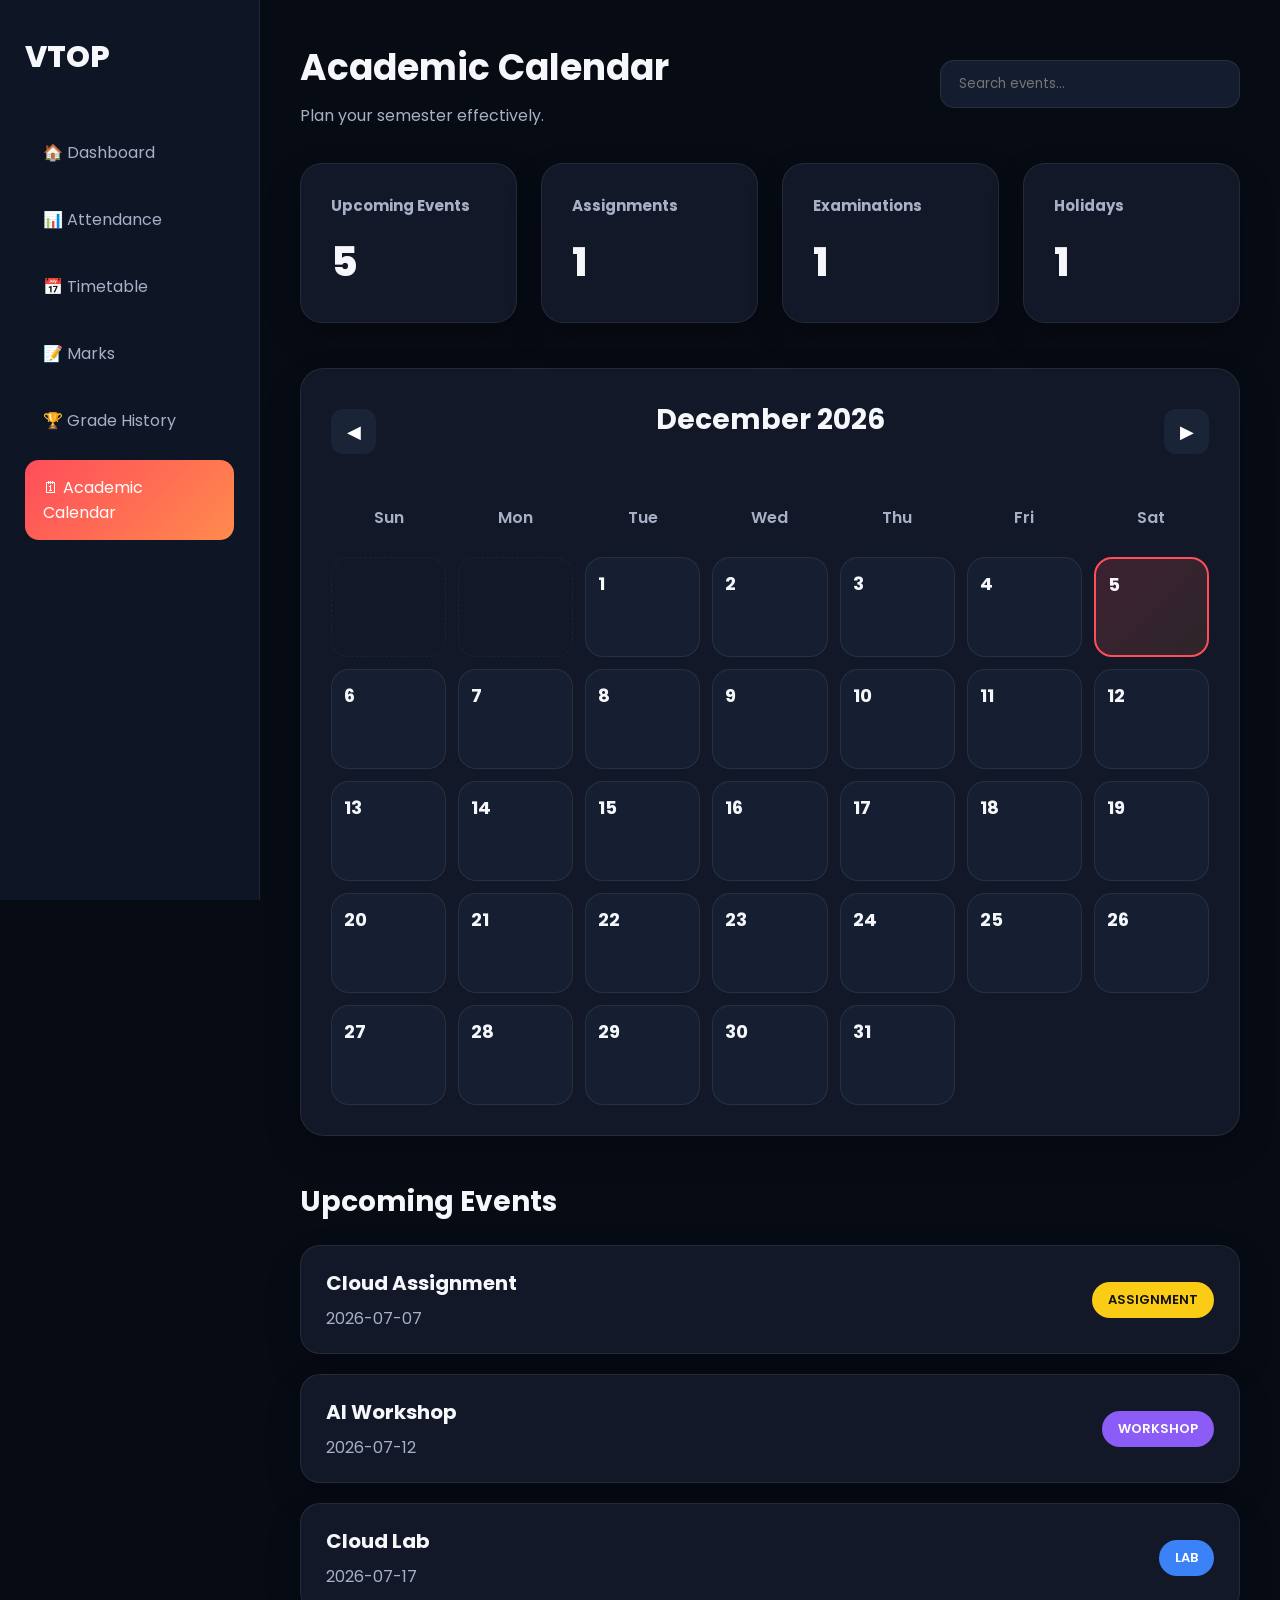
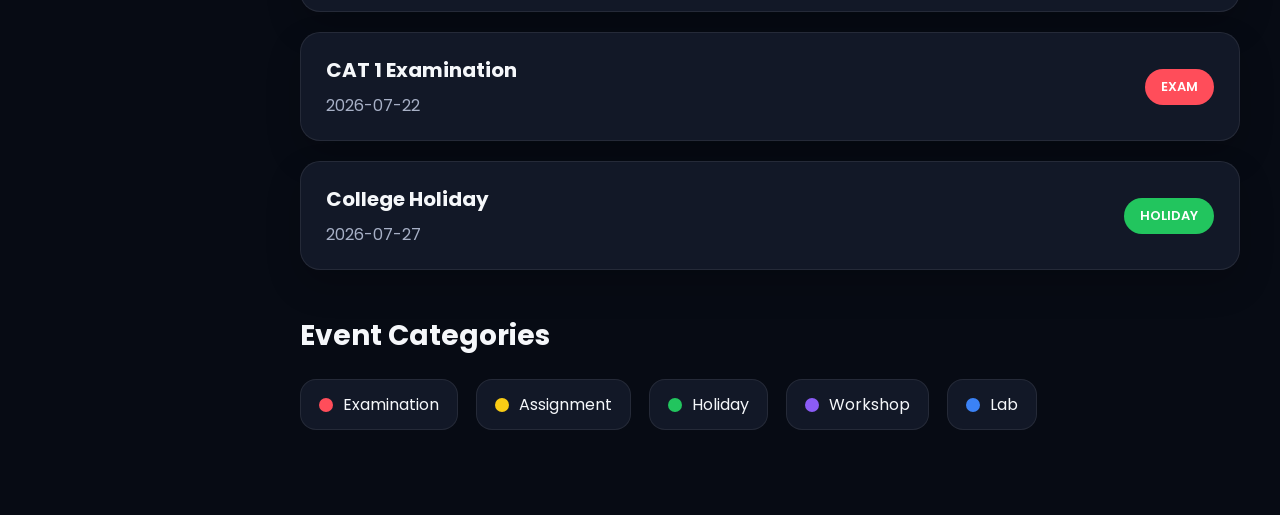
<file: academiccalendar.html>
<!DOCTYPE html>
<html lang="en">

<head>

    <meta charset="UTF-8">
    <meta name="viewport" content="width=device-width, initial-scale=1.0">

    <title>Academic Calendar | VTOP NextGen</title>

    <link rel="stylesheet" href="academiccalendar.css">

</head>

<body>

<div class="container">

    <!-- =========================
            SIDEBAR
    ========================== -->

    <aside class="sidebar">

        <h2>VTOP</h2>

        <a href="../Main/main.html">🏠 Dashboard</a>

        <a href="../Attendance/attendance.html">📊 Attendance</a>

        <a href="../Timetable/timetable.html">📅 Timetable</a>

        <a href="../Marks/marks.html">📝 Marks</a>

        <a href="../Grade History/gradehistory.html">🏆 Grade History</a>

        <a class="active" href="#">🗓 Academic Calendar</a>

    </aside>

    <!-- =========================
            MAIN CONTENT
    ========================== -->

    <main>

        <!-- Header -->

        <header>

            <div>

                <h1>Academic Calendar</h1>

                <p class="subtitle">
                    Plan your semester effectively.
                </p>

            </div>

            <div class="header-right">

                <input
                    type="text"
                    id="eventSearch"
                    placeholder="Search events..."
                >

            </div>

        </header>

        <!-- =========================
                Statistics
        ========================== -->

        <section class="top-cards">

            <div class="stat-card">

                <h3>Upcoming Events</h3>

                <h1 id="eventCount">0</h1>

            </div>

            <div class="stat-card">

                <h3>Assignments</h3>

                <h1 id="assignmentCount">0</h1>

            </div>

            <div class="stat-card">

                <h3>Examinations</h3>

                <h1 id="examCount">0</h1>

            </div>

            <div class="stat-card">

                <h3>Holidays</h3>

                <h1 id="holidayCount">0</h1>

            </div>

        </section>

        <!-- =========================
                Calendar
        ========================== -->

        <section>

            <div class="calendar-card">

                <div class="calendar-header">

                    <button id="prevMonth">
                        ◀
                    </button>

                    <h2 id="monthYear">

                        July 2026

                    </h2>

                    <button id="nextMonth">
                        ▶
                    </button>

                </div>

                <div class="weekdays">

                    <div>Sun</div>
                    <div>Mon</div>
                    <div>Tue</div>
                    <div>Wed</div>
                    <div>Thu</div>
                    <div>Fri</div>
                    <div>Sat</div>

                </div>

                <div
                    class="calendar-grid"
                    id="calendarGrid"
                >

                </div>

            </div>

        </section>

        <!-- =========================
                Upcoming Events
        ========================== -->

        <section>

            <h2>

                Upcoming Events

            </h2>

            <div
                class="events-list"
                id="eventsList"
            >

            </div>

        </section>

        <!-- =========================
                Legend
        ========================== -->

        <section>

            <h2>

                Event Categories

            </h2>

            <div class="legend">

                <div class="legend-item exam">

                    <span></span>

                    Examination

                </div>

                <div class="legend-item assignment">

                    <span></span>

                    Assignment

                </div>

                <div class="legend-item holiday">

                    <span></span>

                    Holiday

                </div>

                <div class="legend-item workshop">

                    <span></span>

                    Workshop

                </div>

                <div class="legend-item lab">

                    <span></span>

                    Lab

                </div>

            </div>

        </section>

    </main>

</div>

<script src="academiccalendar.js"></script>

</body>
</html>
</file>
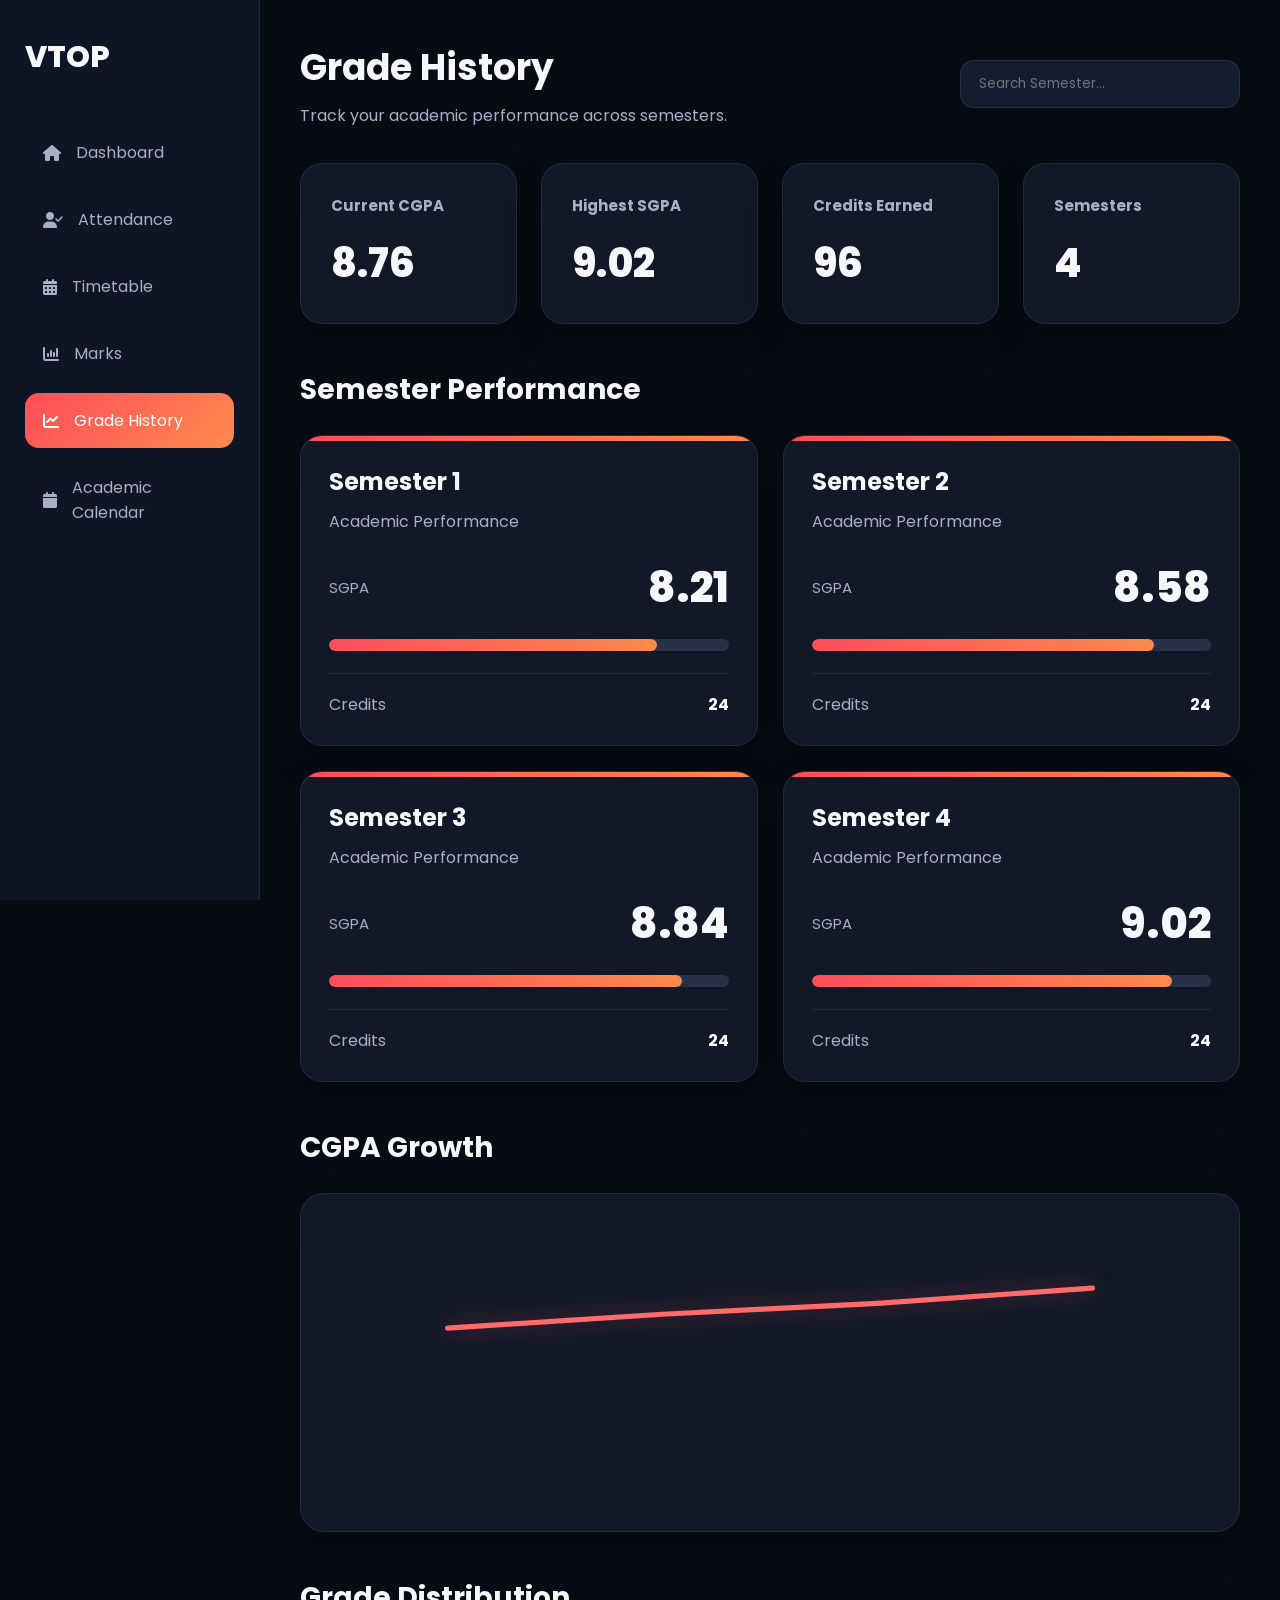
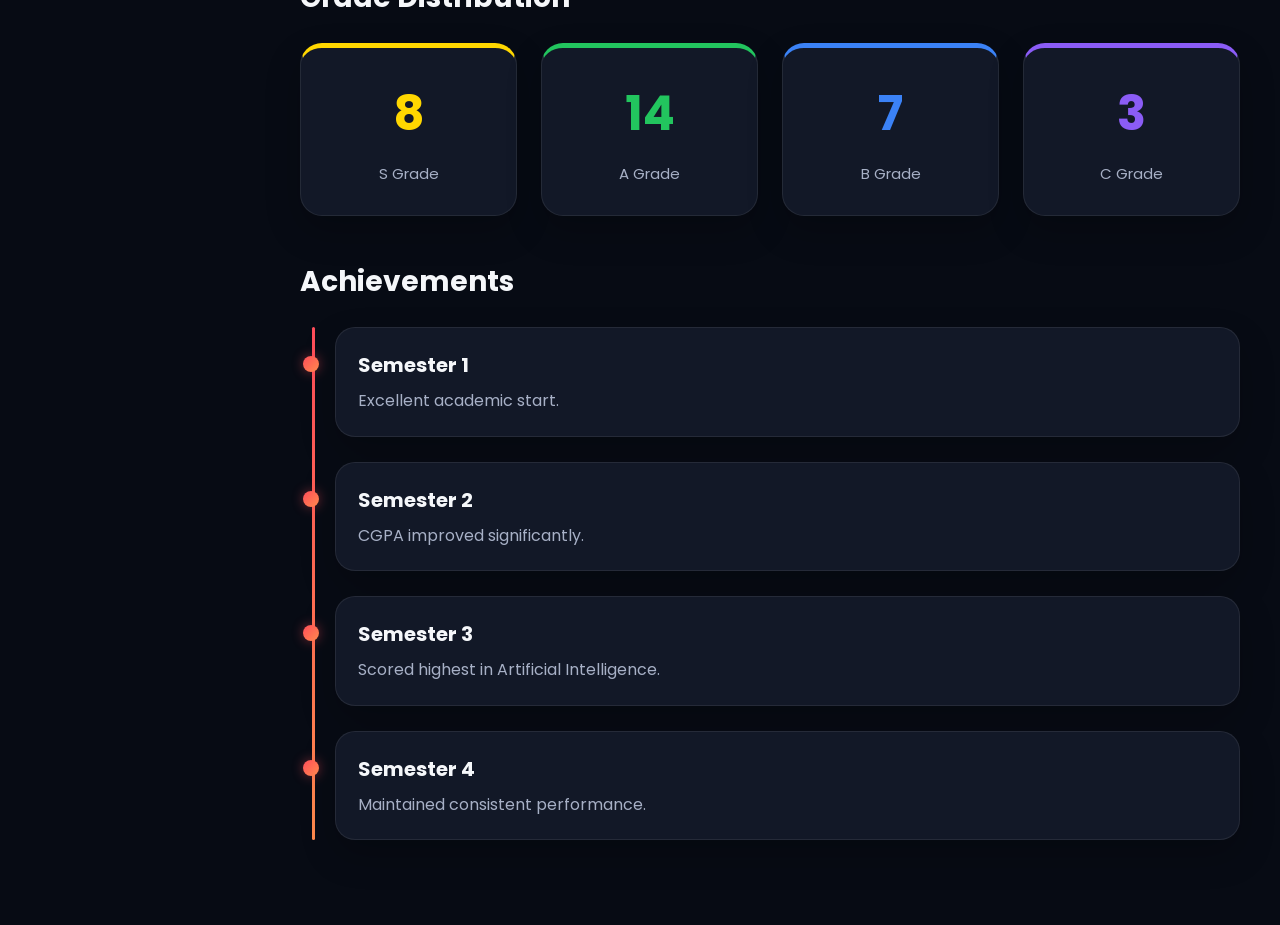
<file: gradehistory.html>
<!DOCTYPE html>
<html lang="en">

<head>

<meta charset="UTF-8">
<meta name="viewport" content="width=device-width, initial-scale=1.0">

<title>Grade History | VTOP NextGen</title>

<link rel="stylesheet" href="gradehistory.css">

<link rel="preconnect" href="https://fonts.googleapis.com">

<link href="https://fonts.googleapis.com/css2?family=Poppins:wght@300;400;500;600;700;800&display=swap" rel="stylesheet">

<link rel="stylesheet"
href="https://cdnjs.cloudflare.com/ajax/libs/font-awesome/6.5.1/css/all.min.css">

</head>

<body>

<div class="container">

<!-- ================= SIDEBAR ================= -->

<aside class="sidebar">

<h2>VTOP</h2>

<a href="../Main/main.html">
<i class="fa-solid fa-house"></i>
Dashboard
</a>

<a href="../Attendance/attendance.html">
<i class="fa-solid fa-user-check"></i>
Attendance
</a>

<a href="../Timetable/timetable.html">
<i class="fa-solid fa-calendar-days"></i>
Timetable
</a>

<a href="../Marks/marks.html">
<i class="fa-solid fa-chart-column"></i>
Marks
</a>

<a class="active" href="#">
<i class="fa-solid fa-chart-line"></i>
Grade History
</a>

<a href="../Academic Calendar/calendar.html">
<i class="fa-solid fa-calendar"></i>
Academic Calendar
</a>

</aside>

<!-- ================= MAIN ================= -->

<main>

<header>

<div>

<h1>Grade History</h1>

<p class="subtitle">
Track your academic performance across semesters.
</p>

</div>

<div class="header-right">

<input
type="text"
placeholder="Search Semester..."
id="semesterSearch">

</div>

</header>

<!-- ================= TOP STATS ================= -->

<section class="top-cards">

<div class="stat-card">

<h3>Current CGPA</h3>

<h1 id="cgpa">8.76</h1>

</div>

<div class="stat-card">

<h3>Highest SGPA</h3>

<h1 id="highestSgpa">9.20</h1>

</div>

<div class="stat-card">

<h3>Credits Earned</h3>

<h1 id="credits">96</h1>

</div>

<div class="stat-card">

<h3>Semesters</h3>

<h1 id="semesterCount">4</h1>

</div>

</section>

<!-- ================= PERFORMANCE ================= -->

<section>

<h2>Semester Performance</h2>

<div id="semesterGrid" class="semester-grid">

<!-- JS -->

</div>

</section>

<!-- ================= GRAPH ================= -->

<section>

<h2>CGPA Growth</h2>

<div class="graph-card">

<svg id="cgpaGraph"
viewBox="0 0 700 250">

<polyline
id="graphLine"
fill="none"
stroke-width="5"
points=""
/>

</svg>

</div>

</section>

<!-- ================= DISTRIBUTION ================= -->

<section>

<h2>Grade Distribution</h2>

<div class="distribution">

<div class="grade-box s">

<h1>8</h1>

<p>S Grade</p>

</div>

<div class="grade-box a">

<h1>14</h1>

<p>A Grade</p>

</div>

<div class="grade-box b">

<h1>7</h1>

<p>B Grade</p>

</div>

<div class="grade-box c">

<h1>3</h1>

<p>C Grade</p>

</div>

</div>

</section>

<!-- ================= ACHIEVEMENTS ================= -->

<section>

<h2>Achievements</h2>

<div class="timeline">

<div class="event">

<h3>Semester 1</h3>

<p>Excellent academic start.</p>

</div>

<div class="event">

<h3>Semester 2</h3>

<p>CGPA improved significantly.</p>

</div>

<div class="event">

<h3>Semester 3</h3>

<p>Scored highest in Artificial Intelligence.</p>

</div>

<div class="event">

<h3>Semester 4</h3>

<p>Maintained consistent performance.</p>

</div>

</div>

</section>

</main>

</div>

<script src="gradehistory.js"></script>

</body>

</html>
</file>
<file: academiccalendar.css>
/* =========================================
   VTOP NEXTGEN
   ACADEMIC CALENDAR
========================================= */

@import url('https://fonts.googleapis.com/css2?family=Poppins:wght@300;400;500;600;700;800&display=swap');

:root{

    --bg:#070B14;
    --sidebar:#0E1525;
    --card:#121827;

    --accent:#FF4D5A;
    --accent2:#FF8A4D;

    --green:#22C55E;
    --blue:#3B82F6;
    --purple:#8B5CF6;
    --yellow:#FACC15;

    --text:#F5F7FA;
    --text2:#A7B0C6;

    --border:rgba(255,255,255,.08);

}

*{

    margin:0;
    padding:0;
    box-sizing:border-box;
    font-family:'Poppins',sans-serif;

}

body{

    background:var(--bg);
    color:var(--text);
    overflow-x:hidden;

}

/* =====================================
            LAYOUT
===================================== */

.container{

    display:grid;
    grid-template-columns:260px 1fr;
    min-height:100vh;

}

/* =====================================
            SIDEBAR
===================================== */

.sidebar{

    background:var(--sidebar);

    padding:35px 25px;

    border-right:1px solid var(--border);

    position:sticky;

    top:0;

    height:100vh;

}

.sidebar h2{

    font-size:30px;
    font-weight:800;
    margin-bottom:45px;

}

.sidebar a{

    display:flex;
    align-items:center;
    gap:15px;

    text-decoration:none;

    color:var(--text2);

    padding:15px 18px;

    border-radius:14px;

    margin-bottom:12px;

    transition:.3s;

}

.sidebar a:hover{

    background:#1C2638;

    color:white;

}

.sidebar .active{

    background:linear-gradient(
        135deg,
        var(--accent),
        var(--accent2)
    );

    color:white;

}

/* =====================================
            MAIN
===================================== */

main{

    padding:40px;

}

header{

    display:flex;

    justify-content:space-between;

    align-items:center;

    margin-bottom:35px;

}

header h1{

    font-size:36px;

    font-weight:700;

}

.subtitle{

    margin-top:8px;

    color:var(--text2);

}

/* =====================================
            SEARCH
===================================== */

.header-right input{

    width:300px;

    height:48px;

    border:none;

    outline:none;

    border-radius:14px;

    background:#141D2F;

    color:white;

    padding:0 18px;

    border:1px solid var(--border);

    transition:.3s;

}

.header-right input:focus{

    border-color:var(--accent);

    box-shadow:0 0 0 4px rgba(255,77,90,.15);

}

/* =====================================
            SECTION
===================================== */

section{

    margin-bottom:45px;

}

section h2{

    font-size:28px;

    margin-bottom:22px;

}

/* =====================================
            STAT CARDS
===================================== */

.top-cards{

    display:grid;

    grid-template-columns:repeat(4,1fr);

    gap:24px;

}

.stat-card{

    background:var(--card);

    border-radius:22px;

    padding:30px;

    border:1px solid var(--border);

    transition:.35s;

    box-shadow:0 15px 35px rgba(0,0,0,.22);

}

.stat-card:hover{

    transform:translateY(-8px);

    box-shadow:0 22px 45px rgba(0,0,0,.35);

}

.stat-card h3{

    color:var(--text2);

    margin-bottom:15px;

    font-size:15px;

}

.stat-card h1{

    font-size:40px;

    font-weight:800;

}
/* =====================================
            CALENDAR CARD
===================================== */

.calendar-card{

    background:var(--card);

    border:1px solid var(--border);

    border-radius:24px;

    padding:30px;

    box-shadow:0 15px 35px rgba(0,0,0,.22);

}

/* =====================================
        CALENDAR HEADER
===================================== */

.calendar-header{

    display:flex;

    justify-content:space-between;

    align-items:center;

    margin-bottom:30px;

}

.calendar-header h2{

    font-size:28px;

    font-weight:700;

}

.calendar-header button{

    width:45px;

    height:45px;

    border:none;

    border-radius:12px;

    background:#1A2437;

    color:white;

    cursor:pointer;

    font-size:18px;

    transition:.3s;

}

.calendar-header button:hover{

    background:linear-gradient(
        135deg,
        var(--accent),
        var(--accent2)
    );

    transform:scale(1.08);

}

/* =====================================
            WEEKDAYS
===================================== */

.weekdays{

    display:grid;

    grid-template-columns:repeat(7,1fr);

    gap:12px;

    margin-bottom:15px;

}

.weekdays div{

    text-align:center;

    color:var(--text2);

    font-weight:600;

    padding:12px 0;

}

/* =====================================
            CALENDAR GRID
===================================== */

.calendar-grid{

    display:grid;

    grid-template-columns:repeat(7,1fr);

    gap:12px;

}

/* =====================================
            DATE CELL
===================================== */

.day{

    min-height:100px;

    background:#161F31;

    border:1px solid var(--border);

    border-radius:18px;

    padding:12px;

    position:relative;

    transition:.35s;

    cursor:pointer;

    overflow:hidden;

}

.day:hover{

    transform:translateY(-5px);

    border-color:rgba(255,77,90,.35);

    box-shadow:0 15px 30px rgba(0,0,0,.30);

}

.day-number{

    font-weight:700;

    font-size:18px;

    margin-bottom:10px;

}

/* =====================================
            TODAY
===================================== */

.today{

    border:2px solid var(--accent);

    background:linear-gradient(
        135deg,
        rgba(255,77,90,.18),
        rgba(255,138,77,.12)
    );

}

/* =====================================
            EVENT DOTS
===================================== */

.event-dot{

    width:10px;

    height:10px;

    border-radius:50%;

    margin-top:6px;

}

.exam-dot{

    background:var(--accent);

}

.assignment-dot{

    background:var(--yellow);

}

.holiday-dot{

    background:var(--green);

}

.workshop-dot{

    background:var(--purple);

}

.lab-dot{

    background:var(--blue);

}

/* =====================================
        UPCOMING EVENTS
===================================== */

.events-list{

    display:grid;

    gap:20px;

}

.event-card{

    display:flex;

    justify-content:space-between;

    align-items:center;

    background:var(--card);

    border:1px solid var(--border);

    border-radius:20px;

    padding:22px 25px;

    transition:.35s;

    box-shadow:0 15px 35px rgba(0,0,0,.20);

}

.event-card:hover{

    transform:translateY(-6px);

    box-shadow:0 20px 40px rgba(0,0,0,.30);

}

.event-left h3{

    font-size:20px;

    margin-bottom:8px;

}

.event-left p{

    color:var(--text2);

}

/* =====================================
        EVENT TAG
===================================== */

.tag{

    padding:8px 16px;

    border-radius:25px;

    color:white;

    font-size:13px;

    font-weight:600;

}

.tag.exam{

    background:var(--accent);

}

.tag.assignment{

    background:var(--yellow);

    color:#111;

}

.tag.holiday{

    background:var(--green);

}

.tag.workshop{

    background:var(--purple);

}

.tag.lab{

    background:var(--blue);

}

/* =====================================
            LEGEND
===================================== */

.legend{

    display:flex;

    flex-wrap:wrap;

    gap:18px;

}

.legend-item{

    display:flex;

    align-items:center;

    gap:10px;

    background:var(--card);

    border:1px solid var(--border);

    border-radius:16px;

    padding:12px 18px;

}

.legend-item span{

    width:14px;

    height:14px;

    border-radius:50%;

}

.legend-item.exam span{

    background:var(--accent);

}

.legend-item.assignment span{

    background:var(--yellow);

}

.legend-item.holiday span{

    background:var(--green);

}

.legend-item.workshop span{

    background:var(--purple);

}

.legend-item.lab span{

    background:var(--blue);

}
/* =====================================
        CALENDAR DAY STATES
===================================== */

.day.empty{

    background:transparent;

    border:1px dashed rgba(255,255,255,.05);

    cursor:default;

    box-shadow:none;

}

.day.empty:hover{

    transform:none;

    border-color:rgba(255,255,255,.05);

    box-shadow:none;

}

/* =====================================
        EVENT LABEL
===================================== */

.event-label{

    margin-top:8px;

    font-size:11px;

    color:var(--text2);

    white-space:nowrap;

    overflow:hidden;

    text-overflow:ellipsis;

}

/* =====================================
        FADE ANIMATION
===================================== */

@keyframes fadeUp{

    from{

        opacity:0;

        transform:translateY(30px);

    }

    to{

        opacity:1;

        transform:translateY(0);

    }

}

.calendar-card,
.stat-card,
.event-card,
.legend-item{

    animation:fadeUp .7s ease;

}

/* =====================================
        SCROLLBAR
===================================== */

::-webkit-scrollbar{

    width:10px;

}

::-webkit-scrollbar-track{

    background:#0B1220;

}

::-webkit-scrollbar-thumb{

    background:#303D57;

    border-radius:20px;

}

::-webkit-scrollbar-thumb:hover{

    background:var(--accent);

}

/* =====================================
        RESPONSIVE
===================================== */

@media(max-width:1200px){

    .top-cards{

        grid-template-columns:repeat(2,1fr);

    }

}

@media(max-width:900px){

    .container{

        grid-template-columns:1fr;

    }

    .sidebar{

        position:relative;

        height:auto;

        display:flex;

        align-items:center;

        gap:12px;

        overflow-x:auto;

    }

    .sidebar h2{

        display:none;

    }

    .sidebar a{

        white-space:nowrap;

        margin-bottom:0;

    }

    header{

        flex-direction:column;

        align-items:flex-start;

        gap:20px;

    }

    .header-right{

        width:100%;

    }

    .header-right input{

        width:100%;

    }

    main{

        padding:25px;

    }

    .calendar-grid{

        gap:8px;

    }

    .day{

        min-height:90px;

    }

}

@media(max-width:700px){

    .top-cards{

        grid-template-columns:1fr;

    }

    .weekdays{

        font-size:13px;

        gap:6px;

    }

    .calendar-grid{

        gap:6px;

    }

    .day{

        min-height:75px;

        padding:8px;

    }

    .day-number{

        font-size:16px;

    }

    .event-label{

        display:none;

    }

    .calendar-header h2{

        font-size:22px;

    }

    .event-card{

        flex-direction:column;

        align-items:flex-start;

        gap:15px;

    }

}

@media(max-width:500px){

    header h1{

        font-size:30px;

    }

    section h2{

        font-size:22px;

    }

    .calendar-header{

        margin-bottom:20px;

    }

    .calendar-header button{

        width:40px;

        height:40px;

        font-size:16px;

    }

    .day{

        min-height:65px;

        border-radius:14px;

    }

    .legend{

        flex-direction:column;

    }

    .legend-item{

        width:100%;

    }

}

/* =====================================
        OPTIONAL SMOOTH TRANSITIONS
===================================== */

button,
input,
a,
.day,
.event-card,
.stat-card,
.legend-item{

    transition:all .3s ease;

}

/* =====================================
        SELECTION COLOR
===================================== */

::selection{

    background:var(--accent);

    color:white;

}
</file>
<file: gradehistory.css>
/* =========================================
   VTOP NEXTGEN
   GRADE HISTORY
========================================= */

@import url('https://fonts.googleapis.com/css2?family=Poppins:wght@300;400;500;600;700;800&display=swap');

:root{

    --bg:#070B14;
    --sidebar:#0E1525;
    --card:#121827;
    --card2:#1B263B;

    --accent:#FF4D5A;
    --accent2:#FF8A4D;

    --gold:#FFD700;
    --green:#22C55E;
    --blue:#3B82F6;
    --purple:#8B5CF6;
    --orange:#F59E0B;

    --text:#F5F7FA;
    --text2:#A7B0C6;

    --border:rgba(255,255,255,.08);

}

*{

    margin:0;
    padding:0;
    box-sizing:border-box;
    font-family:'Poppins',sans-serif;

}

body{

    background:var(--bg);
    color:var(--text);
    overflow-x:hidden;

}

/* ===========================
        LAYOUT
=========================== */

.container{

    display:grid;
    grid-template-columns:260px 1fr;
    min-height:100vh;

}

/* ===========================
        SIDEBAR
=========================== */

.sidebar{

    background:var(--sidebar);
    padding:35px 25px;
    border-right:1px solid var(--border);

    position:sticky;
    top:0;
    height:100vh;

}

.sidebar h2{

    font-size:30px;
    font-weight:800;
    margin-bottom:45px;

}

.sidebar a{

    display:flex;
    align-items:center;
    gap:15px;

    text-decoration:none;

    color:var(--text2);

    padding:15px 18px;

    border-radius:14px;

    margin-bottom:12px;

    transition:.3s;

}

.sidebar a:hover{

    background:#1C2638;
    color:white;

}

.sidebar .active{

    background:linear-gradient(
    135deg,
    var(--accent),
    var(--accent2)
    );

    color:white;

}

/* ===========================
        MAIN
=========================== */

main{

    padding:40px;

}

header{

    display:flex;

    justify-content:space-between;

    align-items:center;

    margin-bottom:35px;

}

header h1{

    font-size:36px;
    font-weight:700;

}

.subtitle{

    margin-top:8px;
    color:var(--text2);

}

/* ===========================
        SEARCH
=========================== */

.header-right input{

    width:280px;
    height:48px;

    border:none;
    outline:none;

    border-radius:14px;

    background:#141D2F;

    color:white;

    padding:0 18px;

    border:1px solid var(--border);

    transition:.3s;

}

.header-right input:focus{

    border-color:var(--accent);

    box-shadow:0 0 0 4px rgba(255,77,90,.15);

}

/* ===========================
        SECTION TITLE
=========================== */

section{

    margin-bottom:45px;

}

section h2{

    font-size:28px;
    margin-bottom:24px;

}

/* ===========================
        TOP CARDS
=========================== */

.top-cards{

    display:grid;

    grid-template-columns:repeat(4,1fr);

    gap:24px;

}

.stat-card{

    background:var(--card);

    border-radius:22px;

    border:1px solid var(--border);

    padding:30px;

    transition:.35s;

    box-shadow:0 15px 35px rgba(0,0,0,.22);

}

.stat-card:hover{

    transform:translateY(-8px);

    box-shadow:0 22px 45px rgba(0,0,0,.35);

}

.stat-card h3{

    color:var(--text2);

    font-size:15px;

    margin-bottom:16px;

}

.stat-card h1{

    font-size:40px;

    font-weight:800;

}
/* ========================================
        SEMESTER GRID
======================================== */

.semester-grid{

    display:grid;

    grid-template-columns:repeat(auto-fit,minmax(300px,1fr));

    gap:25px;

}

/* ========================================
        SEMESTER CARD
======================================== */

.semester-card{

    background:var(--card);

    border:1px solid var(--border);

    border-radius:22px;

    padding:28px;

    position:relative;

    overflow:hidden;

    transition:.35s;

    box-shadow:0 15px 35px rgba(0,0,0,.22);

}

.semester-card:hover{

    transform:translateY(-8px);

    border-color:rgba(255,77,90,.25);

    box-shadow:0 22px 45px rgba(0,0,0,.35);

}

.semester-card::before{

    content:"";

    position:absolute;

    top:0;
    left:0;

    width:100%;

    height:5px;

    background:linear-gradient(
        90deg,
        var(--accent),
        var(--accent2)
    );

}

.semester-card h3{

    font-size:24px;

    margin-bottom:10px;

}

.semester-card p{

    color:var(--text2);

    margin-bottom:22px;

}

/* ========================================
        SGPA DISPLAY
======================================== */

.sgpa{

    display:flex;

    justify-content:space-between;

    align-items:center;

    margin-bottom:20px;

}

.sgpa span{

    color:var(--text2);

    font-size:15px;

}

.sgpa h1{

    font-size:42px;

    font-weight:800;

}

/* ========================================
        PROGRESS BAR
======================================== */

.progress{

    width:100%;

    height:12px;

    background:#273246;

    border-radius:30px;

    overflow:hidden;

}

.progress span{

    display:block;

    height:100%;

    border-radius:30px;

    background:linear-gradient(
        90deg,
        var(--accent),
        var(--accent2)
    );

    animation:growBar 1.2s ease;

}

/* ========================================
        SEMESTER FOOTER
======================================== */

.sem-footer{

    display:flex;

    justify-content:space-between;

    align-items:center;

    margin-top:22px;

    padding-top:18px;

    border-top:1px solid var(--border);

}

.sem-footer span{

    color:var(--text2);

}

.sem-footer strong{

    color:white;

}

/* ========================================
        GRAPH
======================================== */

.graph-card{

    background:var(--card);

    border:1px solid var(--border);

    border-radius:24px;

    padding:35px;

    box-shadow:0 15px 35px rgba(0,0,0,.22);

}

#cgpaGraph{

    width:100%;

    height:260px;

}

#graphLine{

    stroke:url(#gradient);

    stroke:#FF6B6B;

    stroke-linecap:round;

    stroke-linejoin:round;

    filter:drop-shadow(
        0 0 10px rgba(255,77,90,.4)
    );

}

/* ========================================
        GRADE DISTRIBUTION
======================================== */

.distribution{

    display:grid;

    grid-template-columns:repeat(4,1fr);

    gap:24px;

}

.grade-box{

    background:var(--card);

    border-radius:22px;

    border:1px solid var(--border);

    padding:30px;

    text-align:center;

    transition:.35s;

    box-shadow:0 15px 35px rgba(0,0,0,.22);

}

.grade-box:hover{

    transform:translateY(-8px);

    box-shadow:0 22px 45px rgba(0,0,0,.35);

}

.grade-box h1{

    font-size:48px;

    margin-bottom:12px;

}

.grade-box p{

    color:var(--text2);

    font-size:15px;

}

/* ========================================
        GRADE COLORS
======================================== */

.grade-box.s{

    border-top:5px solid var(--gold);

}

.grade-box.s h1{

    color:var(--gold);

}

.grade-box.a{

    border-top:5px solid var(--green);

}

.grade-box.a h1{

    color:var(--green);

}

.grade-box.b{

    border-top:5px solid var(--blue);

}

.grade-box.b h1{

    color:var(--blue);

}

.grade-box.c{

    border-top:5px solid var(--purple);

}

.grade-box.c h1{

    color:var(--purple);

}
/* ========================================
        ACHIEVEMENTS TIMELINE
======================================== */

.timeline{

    position:relative;

    margin-top:20px;

    padding-left:35px;

}

.timeline::before{

    content:"";

    position:absolute;

    left:12px;

    top:0;

    width:3px;

    height:100%;

    background:linear-gradient(
        to bottom,
        var(--accent),
        var(--accent2)
    );

    border-radius:20px;

}

.event{

    position:relative;

    background:var(--card);

    border:1px solid var(--border);

    border-radius:20px;

    padding:22px;

    margin-bottom:25px;

    transition:.35s;

    box-shadow:0 15px 35px rgba(0,0,0,.22);

}

.event:hover{

    transform:translateX(8px);

    box-shadow:0 22px 45px rgba(0,0,0,.35);

}

.event::before{

    content:"";

    position:absolute;

    left:-33px;

    top:28px;

    width:16px;

    height:16px;

    border-radius:50%;

    background:linear-gradient(
        135deg,
        var(--accent),
        var(--accent2)
    );

    box-shadow:0 0 12px rgba(255,77,90,.45);

}

.event h3{

    font-size:20px;

    margin-bottom:8px;

}

.event p{

    color:var(--text2);

    line-height:1.6;

}

/* ========================================
        ANIMATIONS
======================================== */

@keyframes fadeUp{

    from{

        opacity:0;

        transform:translateY(30px);

    }

    to{

        opacity:1;

        transform:translateY(0);

    }

}

@keyframes growBar{

    from{

        width:0;

    }

}

.stat-card,
.semester-card,
.grade-box,
.graph-card,
.event{

    animation:fadeUp .7s ease;

}

/* ========================================
        SCROLLBAR
======================================== */

::-webkit-scrollbar{

    width:10px;

}

::-webkit-scrollbar-track{

    background:#0B1220;

}

::-webkit-scrollbar-thumb{

    background:#303D57;

    border-radius:20px;

}

::-webkit-scrollbar-thumb:hover{

    background:var(--accent);

}

/* ========================================
        RESPONSIVE
======================================== */

@media(max-width:1200px){

    .top-cards{

        grid-template-columns:repeat(2,1fr);

    }

    .distribution{

        grid-template-columns:repeat(2,1fr);

    }

}

@media(max-width:900px){

    .container{

        grid-template-columns:1fr;

    }

    .sidebar{

        position:relative;

        height:auto;

        display:flex;

        gap:12px;

        overflow-x:auto;

        align-items:center;

    }

    .sidebar h2{

        display:none;

    }

    .sidebar a{

        white-space:nowrap;

        margin-bottom:0;

    }

    header{

        flex-direction:column;

        align-items:flex-start;

        gap:20px;

    }

    .header-right{

        width:100%;

    }

    .header-right input{

        width:100%;

    }

    main{

        padding:25px;

    }

}

@media(max-width:700px){

    .top-cards{

        grid-template-columns:1fr;

    }

    .semester-grid{

        grid-template-columns:1fr;

    }

    .distribution{

        grid-template-columns:1fr;

    }

    header h1{

        font-size:30px;

    }

    section h2{

        font-size:24px;

    }

    .stat-card h1{

        font-size:34px;

    }

    .sgpa h1{

        font-size:34px;

    }

    .grade-box h1{

        font-size:38px;

    }

}

@media(max-width:480px){

    .event{

        padding:18px;

    }

    .timeline{

        padding-left:28px;

    }

}
</file>
